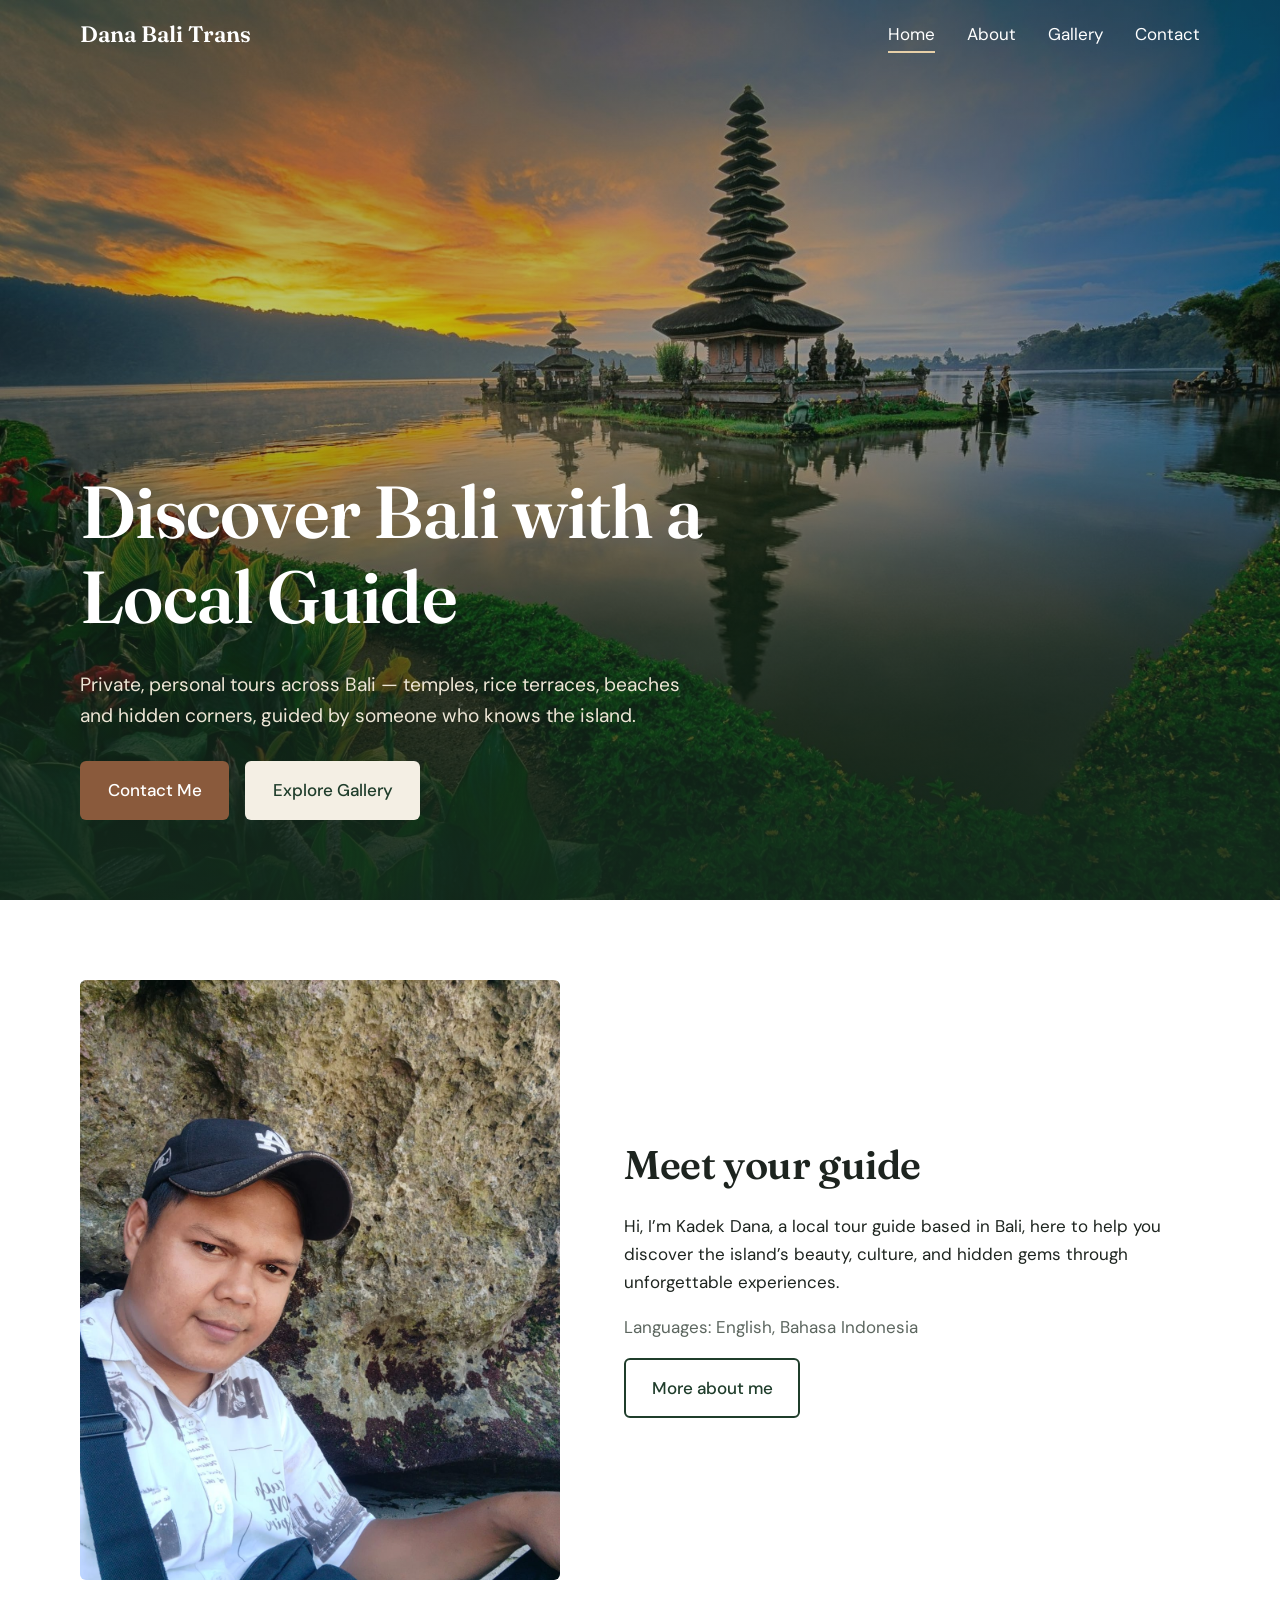
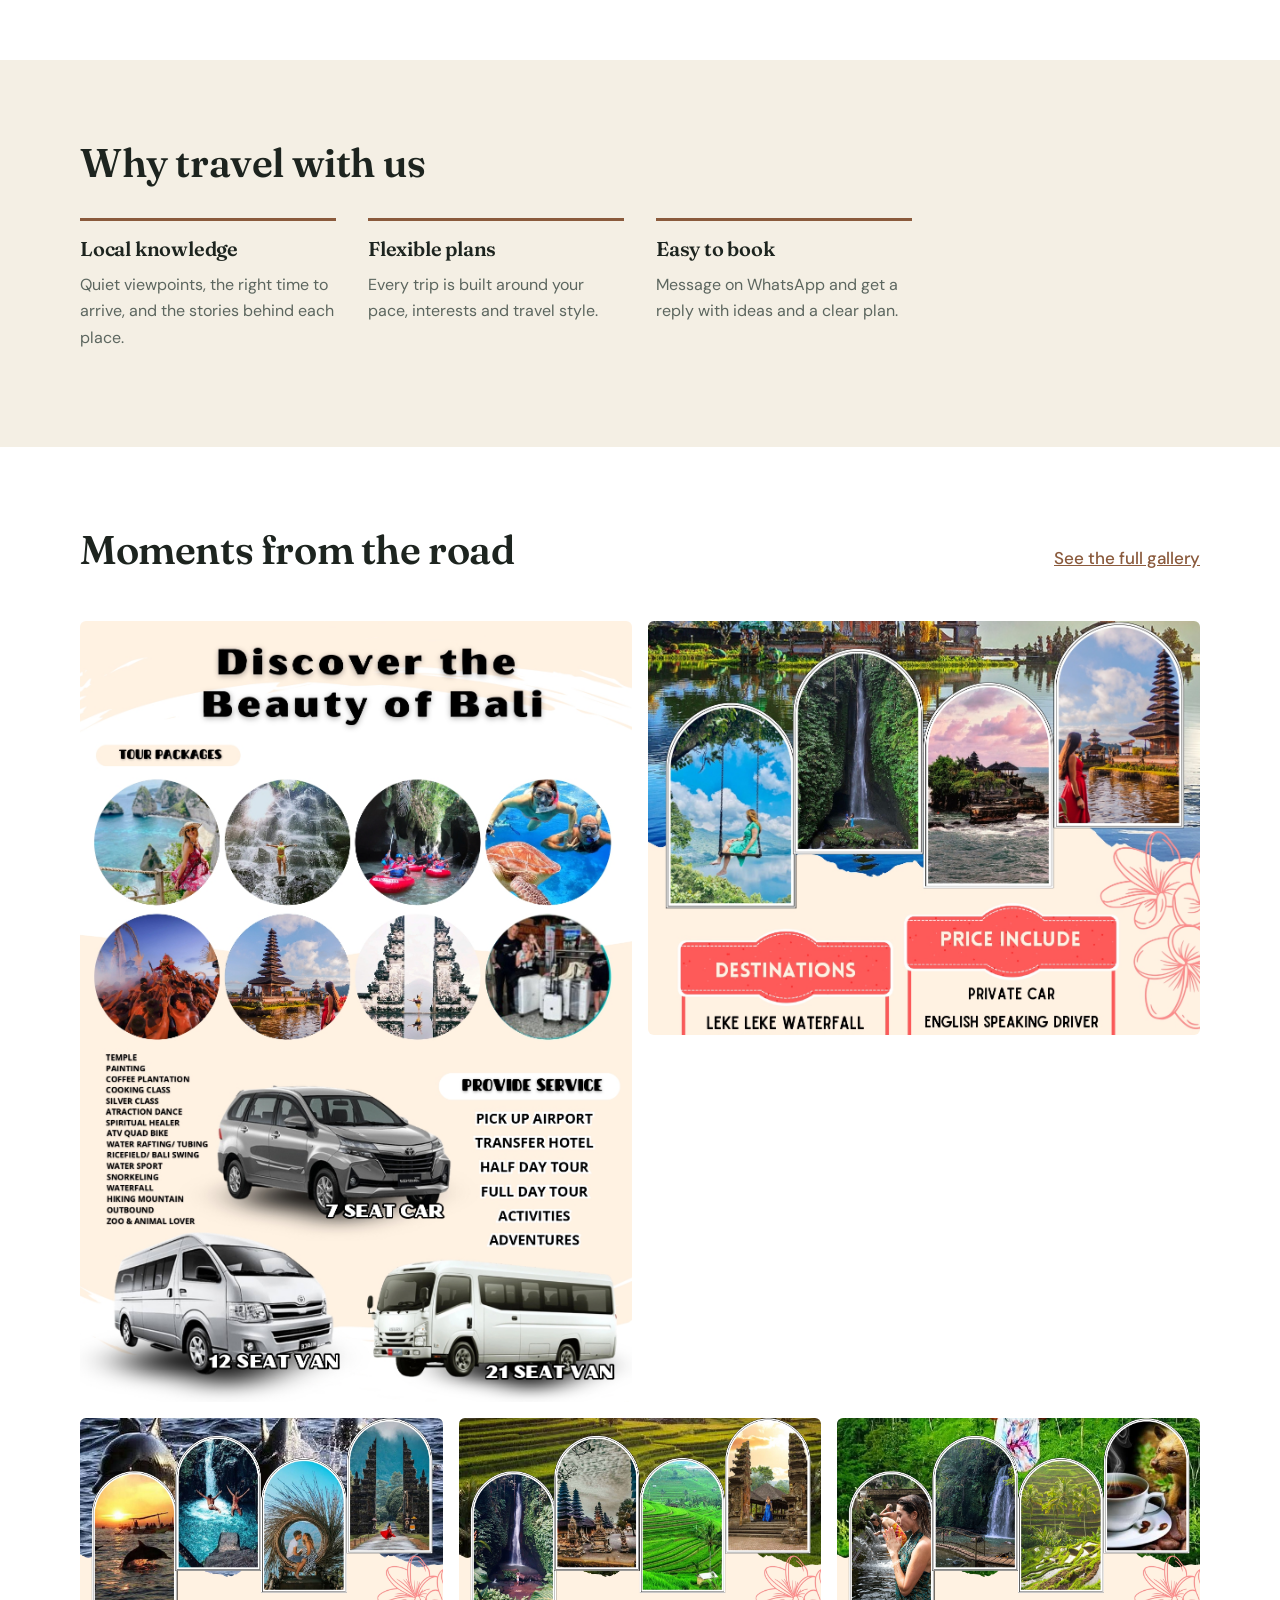
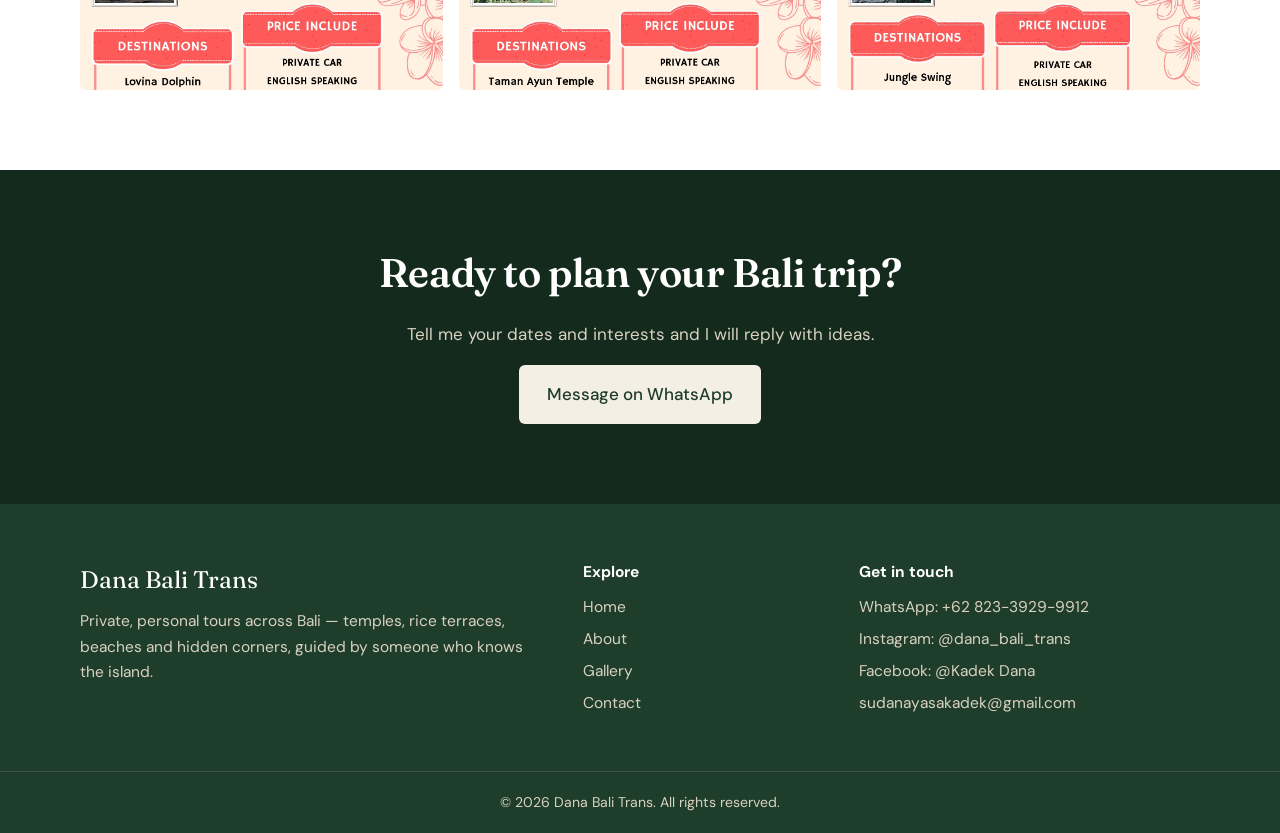
<file: index.html>
<!DOCTYPE html>
<html lang="en">

<head>
    <meta charset="UTF-8">
    <meta name="viewport" content="width=device-width, initial-scale=1">
    <title>Home | Dana Bali Trans</title>
    <meta name="description"
        content="Private, personal tours across Bali — temples, rice terraces, beaches and hidden corners, guided by someone who knows the island.">
    <link rel="preconnect" href="https://fonts.googleapis.com">
    <link rel="preconnect" href="https://fonts.gstatic.com" crossorigin>
    <link
        href="https://fonts.googleapis.com/css2?family=DM+Sans:wght@400;500;700&family=Fraunces:opsz,wght@9..144,400;9..144,600&display=swap"
        rel="stylesheet">
    <link rel="stylesheet" href="assets/css/style.css">
</head>

<body class="page-home">
    <a class="skip-link" href="#main">Skip to content</a>
    <header class="site-header" id="siteHeader">
        <div class="container header-inner">
            <a class="brand" href="index.html">Dana Bali Trans</a>
            <button class="nav-toggle" id="navToggle" aria-expanded="false" aria-controls="mainNav"
                aria-label="Toggle menu"><span></span><span></span><span></span></button>
            <nav class="main-nav" id="mainNav" aria-label="Main navigation">
                <ul>
                    <li><a href="index.html" class="active" aria-current="page">Home</a></li>
                    <li><a href="about.html">About</a></li>
                    <li><a href="gallery.html">Gallery</a></li>
                    <li><a href="contact.html">Contact</a></li>
                </ul>
            </nav>
        </div>
    </header>
    <main id="main">
        <section class="hero" style="background-image:url('assets/images/hero.jpg')">
            <div class="hero-shade"></div>
            <div class="container hero-content">
                <h1>Discover Bali with a Local Guide</h1>
                <p class="hero-lead">Private, personal tours across Bali — temples, rice terraces, beaches and hidden
                    corners, guided by someone who knows the island.</p>
                <div class="btn-row">
                    <a class="btn btn-primary"
                        href="https://wa.me/6282339299912?text=Hello%21%20I%20found%20your%20website%20and%20would%20like%20to%20ask%20about%20a%20Bali%20tour."
                        target="_blank" rel="noopener">Contact Me</a>
                    <a class="btn btn-light" href="gallery.html">Explore Gallery</a>
                </div>
            </div>
        </section>

        <section class="section container split">
            <img class="split-img" src="assets/images/profile.jpeg" width="800" height="1000" loading="lazy"
                alt="Portrait of Your Name, your Bali tour guide">
            <div>
                <h2>Meet your guide</h2>
                <p>Hi, I’m Kadek Dana, a local tour guide based in Bali, here to help you discover the island’s beauty,
                    culture, and hidden gems through unforgettable experiences.</p>
                <p class="muted">Languages: English, Bahasa Indonesia</p>
                <a class="btn btn-outline" href="about.html">More about me</a>
            </div>
        </section>

        <section class="section section-cream">
            <div class="container">
                <h2>Why travel with us</h2>
                <div class="strengths">
                    <article>
                        <h3>Local knowledge</h3>
                        <p>Quiet viewpoints, the right time to arrive, and the stories behind each place.</p>
                    </article>
                    <article>
                        <h3>Flexible plans</h3>
                        <p>Every trip is built around your pace, interests and travel style.</p>
                    </article>

                    <article>
                        <h3>Easy to book</h3>
                        <p>Message on WhatsApp and get a reply with ideas and a clear plan.</p>
                    </article>
                </div>
            </div>
        </section>

        <section class="section container">
            <div class="section-head">
                <h2>Moments from the road</h2>
                <a class="text-link" href="gallery.html">See the full gallery</a>
            </div>
            <div class="preview-grid">
                <a href="gallery.html" class="preview-item"><img src="assets/images/gallery/g01.jpg" loading="lazy"
                        alt="Green rice terraces at sunrise"></a>
                <a href="gallery.html" class="preview-item"><img src="assets/images/gallery/g02.jpg" loading="lazy"
                        alt="Balinese split gate temple entrance"></a>
                <a href="gallery.html" class="preview-item"><img src="assets/images/gallery/g03.jpg" loading="lazy"
                        alt="Two travellers watching a sunset"></a>
                <a href="gallery.html" class="preview-item"><img src="assets/images/gallery/g04.jpg" loading="lazy"
                        alt="Quiet beach cove with turquoise water"></a>
                <a href="gallery.html" class="preview-item"><img src="assets/images/gallery/g05.jpg" loading="lazy"
                        alt="Forest hills and a jungle trail"></a>
            </div>
        </section>

        <section class="cta">
            <div class="container">
                <h2>Ready to plan your Bali trip?</h2>
                <p>Tell me your dates and interests and I will reply with ideas.</p>
                <a class="btn btn-light"
                    href="https://wa.me/6282339299912?text=Hello%21%20I%20found%20your%20website%20and%20would%20like%20to%20ask%20about%20a%20Bali%20tour."
                    target="_blank" rel="noopener">Message on WhatsApp</a>
            </div>
        </section>
    </main>
    <footer class="site-footer">
        <div class="container footer-grid">
            <div>
                <p class="footer-brand">Dana Bali Trans</p>
                <p>Private, personal tours across Bali — temples, rice terraces, beaches and hidden corners, guided by
                    someone who knows the island.</p>
            </div>
            <div>
                <p class="footer-title">Explore</p>
                <ul>
                    <li><a href="index.html">Home</a></li>
                    <li><a href="about.html">About</a></li>
                    <li><a href="gallery.html">Gallery</a></li>
                    <li><a href="contact.html">Contact</a></li>
                </ul>
            </div>
            <div>
                <p class="footer-title">Get in touch</p>
                <ul>
                    <li><a href="https://wa.me/6282339299912?text=Hello%21%20I%20found%20your%20website%20and%20would%20like%20to%20ask%20about%20a%20Bali%20tour."
                            target="_blank" rel="noopener">WhatsApp: +62 823-3929-9912</a></li>
                    <li><a href="https://instagram.com/dana_bali_trans" target="_blank" rel="noopener">Instagram:
                            @dana_bali_trans</a></li>
                    <li><a href="https://web.facebook.com/search/top?q=i%20kadek%20dana" target="_blank"
                            rel="noopener">Facebook:
                            @Kadek Dana</a></li>
                    <li><a href="mailto:sudanayasakadek@gmail.com">sudanayasakadek@gmail.com</a></li>
                </ul>
            </div>
        </div>
        <p class="footer-copy">&copy; <span id="year">2026</span> Dana Bali Trans. All rights reserved.</p>
    </footer>
    <script src="assets/js/script.js"></script>
</body>

</html>
</file>
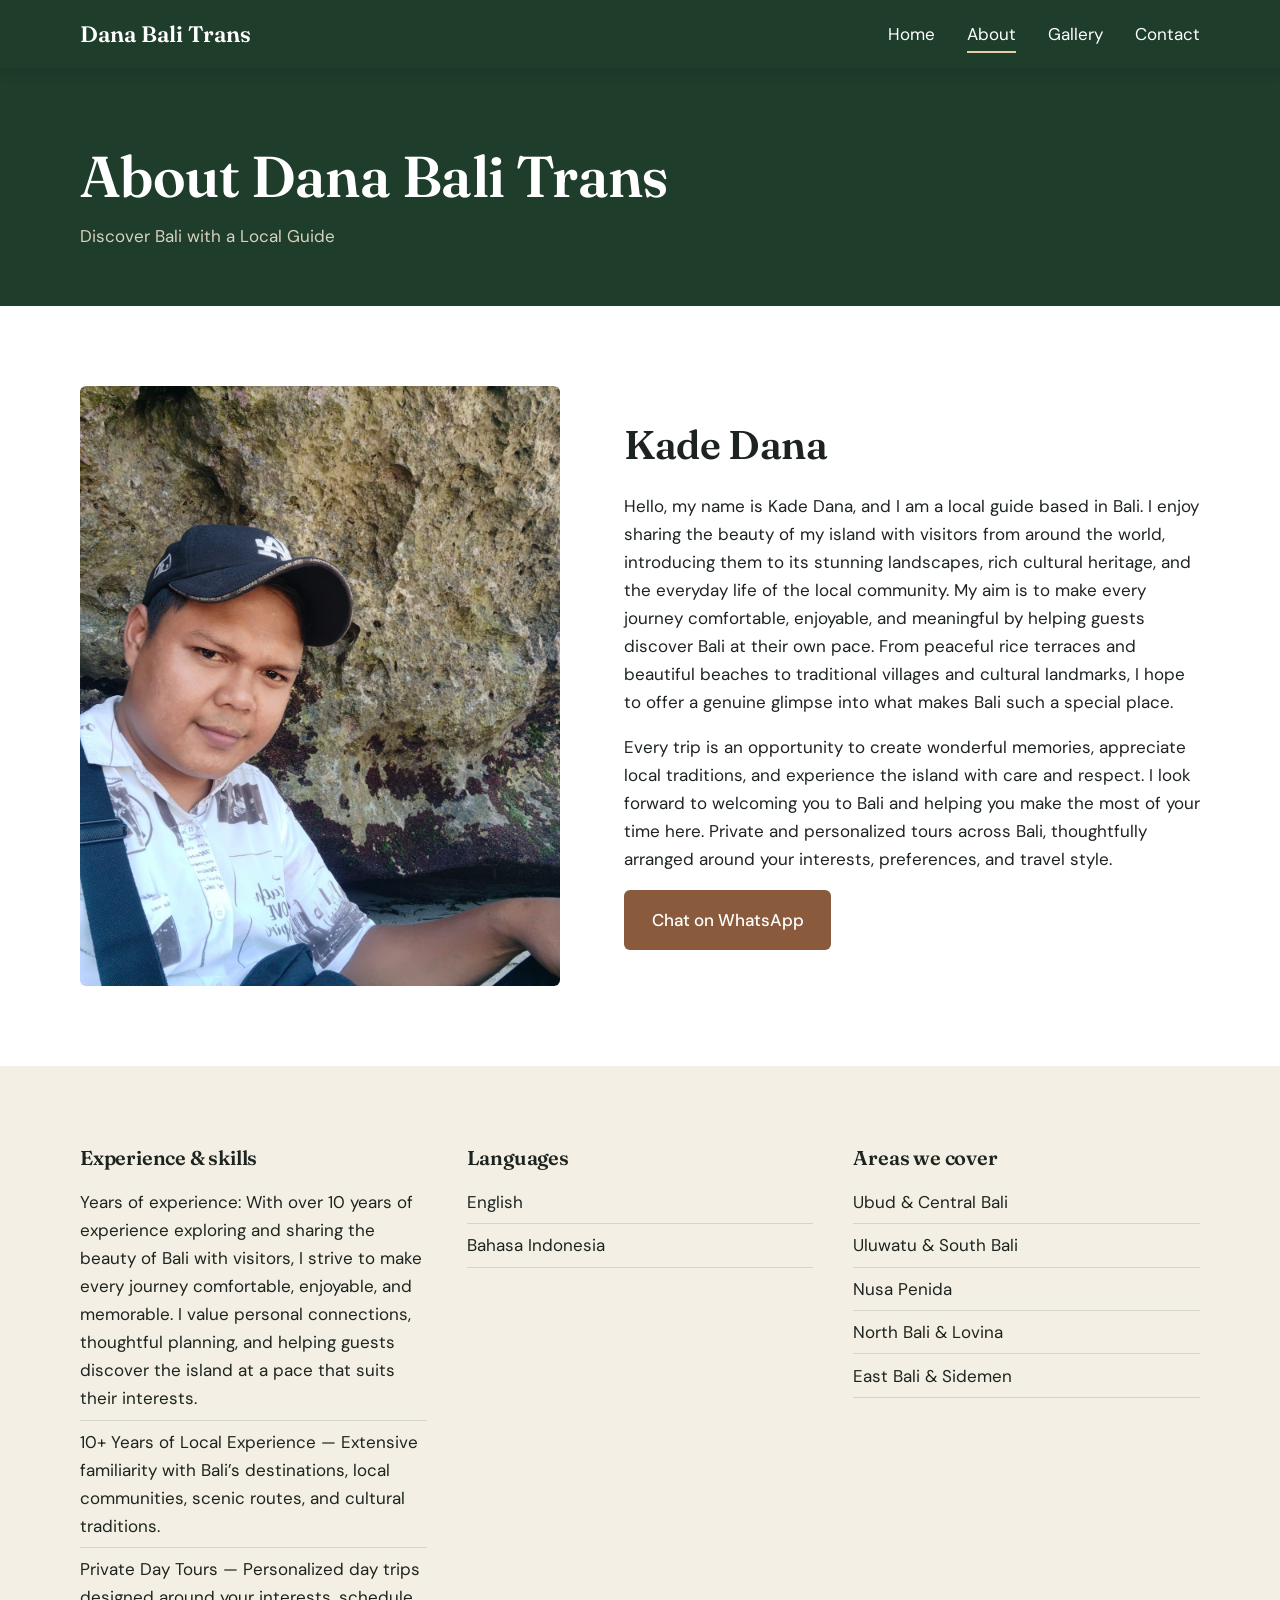
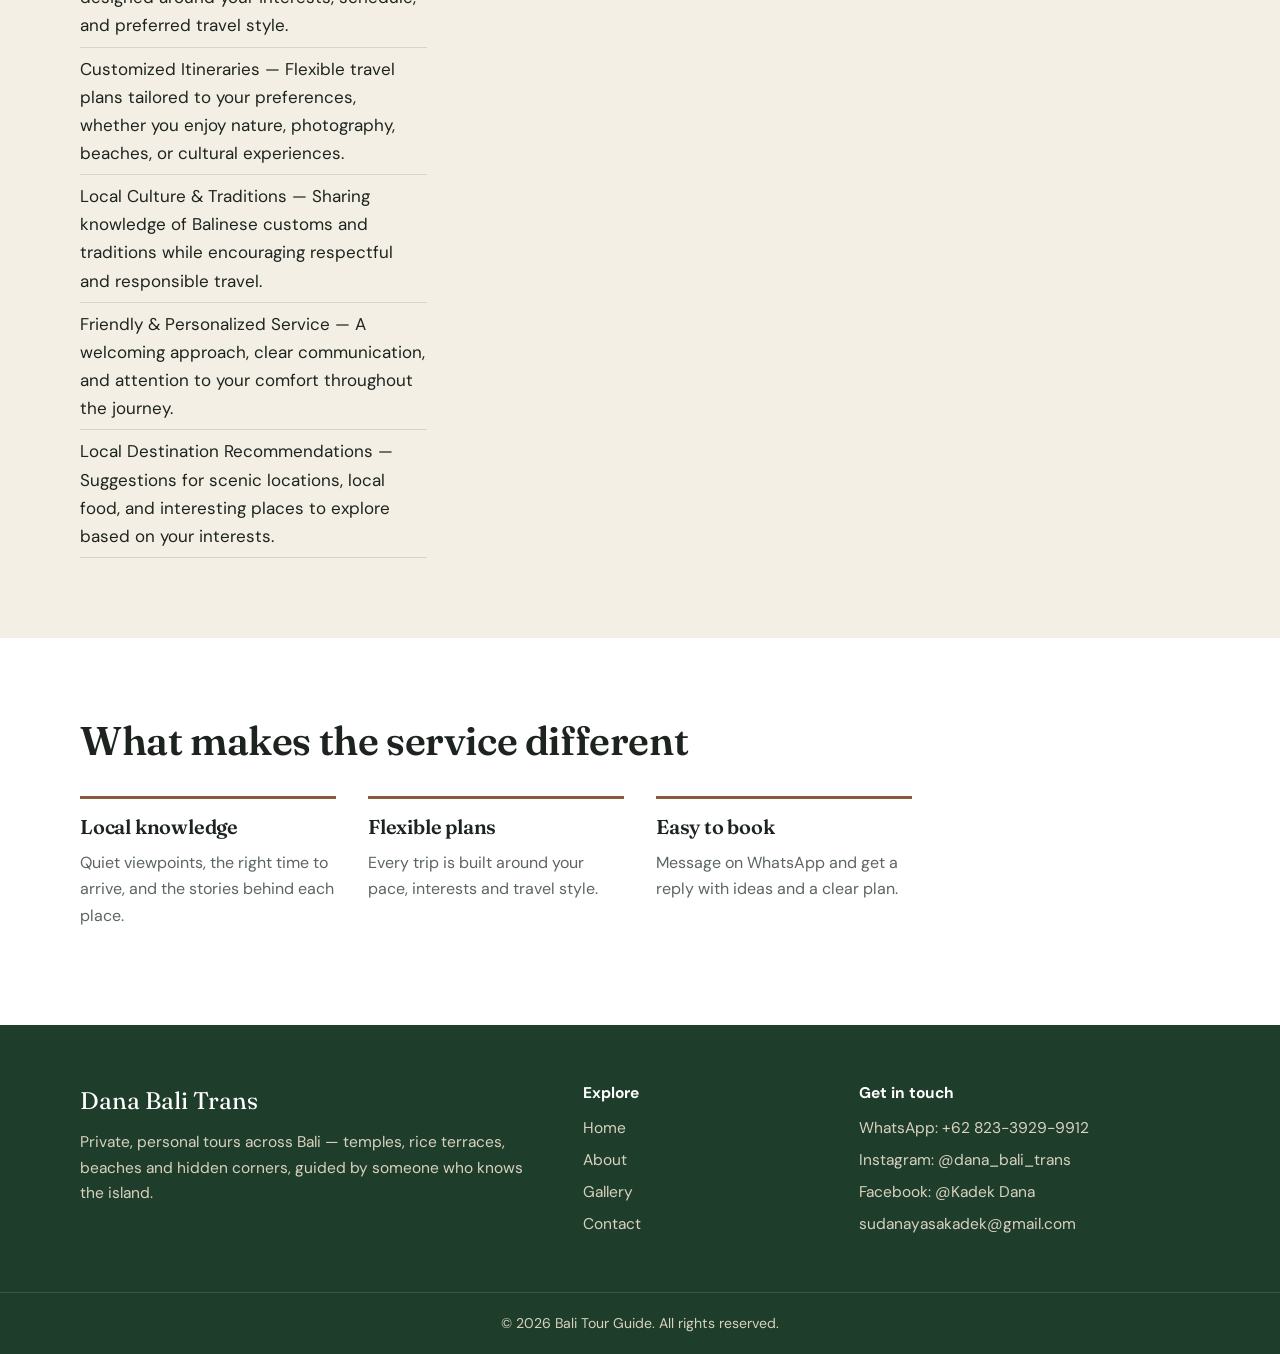
<file: about.html>
<!DOCTYPE html>
<html lang="en">

<head>
    <meta charset="UTF-8">
    <meta name="viewport" content="width=device-width, initial-scale=1">
    <title>About | Dana Bali Trans</title>
    <meta name="description"
        content="Private, personal tours across Bali — temples, rice terraces, beaches and hidden corners, guided by someone who knows the island.">
    <link rel="preconnect" href="https://fonts.googleapis.com">
    <link rel="preconnect" href="https://fonts.gstatic.com" crossorigin>
    <link
        href="https://fonts.googleapis.com/css2?family=DM+Sans:wght@400;500;700&family=Fraunces:opsz,wght@9..144,400;9..144,600&display=swap"
        rel="stylesheet">
    <link rel="stylesheet" href="assets/css/style.css">
</head>

<body class="page-about">
    <a class="skip-link" href="#main">Skip to content</a>
    <header class="site-header is-solid" id="siteHeader">
        <div class="container header-inner">
            <a class="brand" href="index.html">Dana Bali Trans</a>
            <button class="nav-toggle" id="navToggle" aria-expanded="false" aria-controls="mainNav"
                aria-label="Toggle menu"><span></span><span></span><span></span></button>
            <nav class="main-nav" id="mainNav" aria-label="Main navigation">
                <ul>
                    <li><a href="index.html">Home</a></li>
                    <li><a href="about.html" class="active" aria-current="page">About</a></li>
                    <li><a href="gallery.html">Gallery</a></li>
                    <li><a href="contact.html">Contact</a></li>
                </ul>
            </nav>
        </div>
    </header>
    <main id="main">
        <section class="page-hero">
            <div class="container">
                <h1>About Dana Bali Trans</h1>
                <p>Discover Bali with a Local Guide</p>
            </div>
        </section>

        <section class="section container split">
            <img class="split-img" src="assets/images/profile.jpeg" width="800" height="1000"
                alt="Portrait of Your Name">
            <div>
                <h2>Kade Dana</h2>
                <p>Hello, my name is Kade Dana, and I am a local guide based in Bali. I enjoy sharing the beauty of my
                    island with visitors from around the world, introducing them to its stunning landscapes, rich
                    cultural heritage, and the everyday life of the local community.

                    My aim is to make every journey comfortable, enjoyable, and meaningful by helping guests discover
                    Bali at their own pace. From peaceful rice terraces and beautiful beaches to traditional villages
                    and cultural landmarks, I hope to offer a genuine glimpse into what makes Bali such a special place.
                </p>
                <p>Every trip is an opportunity to create wonderful memories, appreciate local traditions, and
                    experience the island with care and respect. I look forward to welcoming you to Bali and helping you
                    make the most of your time here.

                    Private and personalized tours across Bali, thoughtfully arranged around your interests,
                    preferences, and travel style.</p>
                <a class="btn btn-primary"
                    href="https://wa.me/6282339299912?text=Hello%21%20I%20found%20your%20website%20and%20would%20like%20to%20ask%20about%20a%20Bali%20tour."
                    target="_blank" rel="noopener">Chat on WhatsApp</a>
            </div>
        </section>

        <section class="section section-cream">
            <div class="container facts">
                <div>
                    <h3>Experience &amp; skills</h3>
                    <ul>
                        <li>Years of experience: With over 10 years of experience exploring and sharing the beauty of
                            Bali with visitors, I strive to make every journey comfortable, enjoyable, and memorable. I
                            value personal connections, thoughtful planning, and helping guests discover the island at a
                            pace that suits their interests.</li>
                        <li>10+ Years of Local Experience — Extensive familiarity with Bali’s destinations, local
                            communities, scenic routes, and cultural traditions.</li>
                        <li>Private Day Tours — Personalized day trips designed around your interests, schedule, and
                            preferred travel style.</li>
                        <li>Customized Itineraries — Flexible travel plans tailored to your preferences, whether you
                            enjoy nature, photography, beaches, or cultural experiences.</li>
                        <li>Local Culture & Traditions — Sharing knowledge of Balinese customs and traditions while
                            encouraging respectful and responsible travel.</li>
                        <li>Friendly & Personalized Service — A welcoming approach, clear communication, and attention
                            to your comfort throughout the journey.</li>
                        <li>Local Destination Recommendations — Suggestions for scenic locations, local food, and
                            interesting places to explore based on your interests.</li>
                    </ul>
                </div>
                <div>
                    <h3>Languages</h3>
                    <ul>
                        <li>English</li>
                        <li>Bahasa Indonesia</li>
                    </ul>
                </div>
                <div>
                    <h3>Areas we cover</h3>
                    <ul>
                        <li>Ubud &amp; Central Bali</li>
                        <li>Uluwatu &amp; South Bali</li>
                        <li>Nusa Penida</li>
                        <li>North Bali &amp; Lovina</li>
                        <li>East Bali &amp; Sidemen</li>
                    </ul>
                </div>
            </div>
        </section>

        <section class="section container">
            <h2>What makes the service different</h2>
            <div class="strengths">
                <article>
                    <h3>Local knowledge</h3>
                    <p>Quiet viewpoints, the right time to arrive, and the stories behind each place.</p>
                </article>
                <article>
                    <h3>Flexible plans</h3>
                    <p>Every trip is built around your pace, interests and travel style.</p>
                </article>
                <article>
                    <h3>Easy to book</h3>
                    <p>Message on WhatsApp and get a reply with ideas and a clear plan.</p>
                </article>
            </div>
        </section>
    </main>
    <footer class="site-footer">
        <div class="container footer-grid">
            <div>
                <p class="footer-brand">Dana Bali Trans</p>
                <p>Private, personal tours across Bali — temples, rice terraces, beaches and hidden corners, guided by
                    someone who knows the island.</p>
            </div>
            <div>
                <p class="footer-title">Explore</p>
                <ul>
                    <li><a href="index.html">Home</a></li>
                    <li><a href="about.html">About</a></li>
                    <li><a href="gallery.html">Gallery</a></li>
                    <li><a href="contact.html">Contact</a></li>
                </ul>
            </div>
            <div>
                <p class="footer-title">Get in touch</p>
                <ul>
                    <li><a href="https://wa.me/6282339299912?text=Hello%21%20I%20found%20your%20website%20and%20would%20like%20to%20ask%20about%20a%20Bali%20tour."
                            target="_blank" rel="noopener">WhatsApp: +62 823-3929-9912</a></li>
                    <li><a href="https://instagram.com/dana_bali_trans" target="_blank" rel="noopener">Instagram:
                            @dana_bali_trans</a></li>
                    <li><a href="https://web.facebook.com/search/top?q=i%20kadek%20dana" target="_blank"
                            rel="noopener">Facebook:
                            @Kadek Dana</a></li>
                    <li><a href="mailto:sudanayasakadek@gmail.com">sudanayasakadek@gmail.com</a></li>
                </ul>
            </div>
        </div>
        <p class="footer-copy">&copy; <span id="year">2026</span> Bali Tour Guide. All rights reserved.</p>
    </footer>
    <script src="assets/js/script.js"></script>
</body>

</html>
</file>
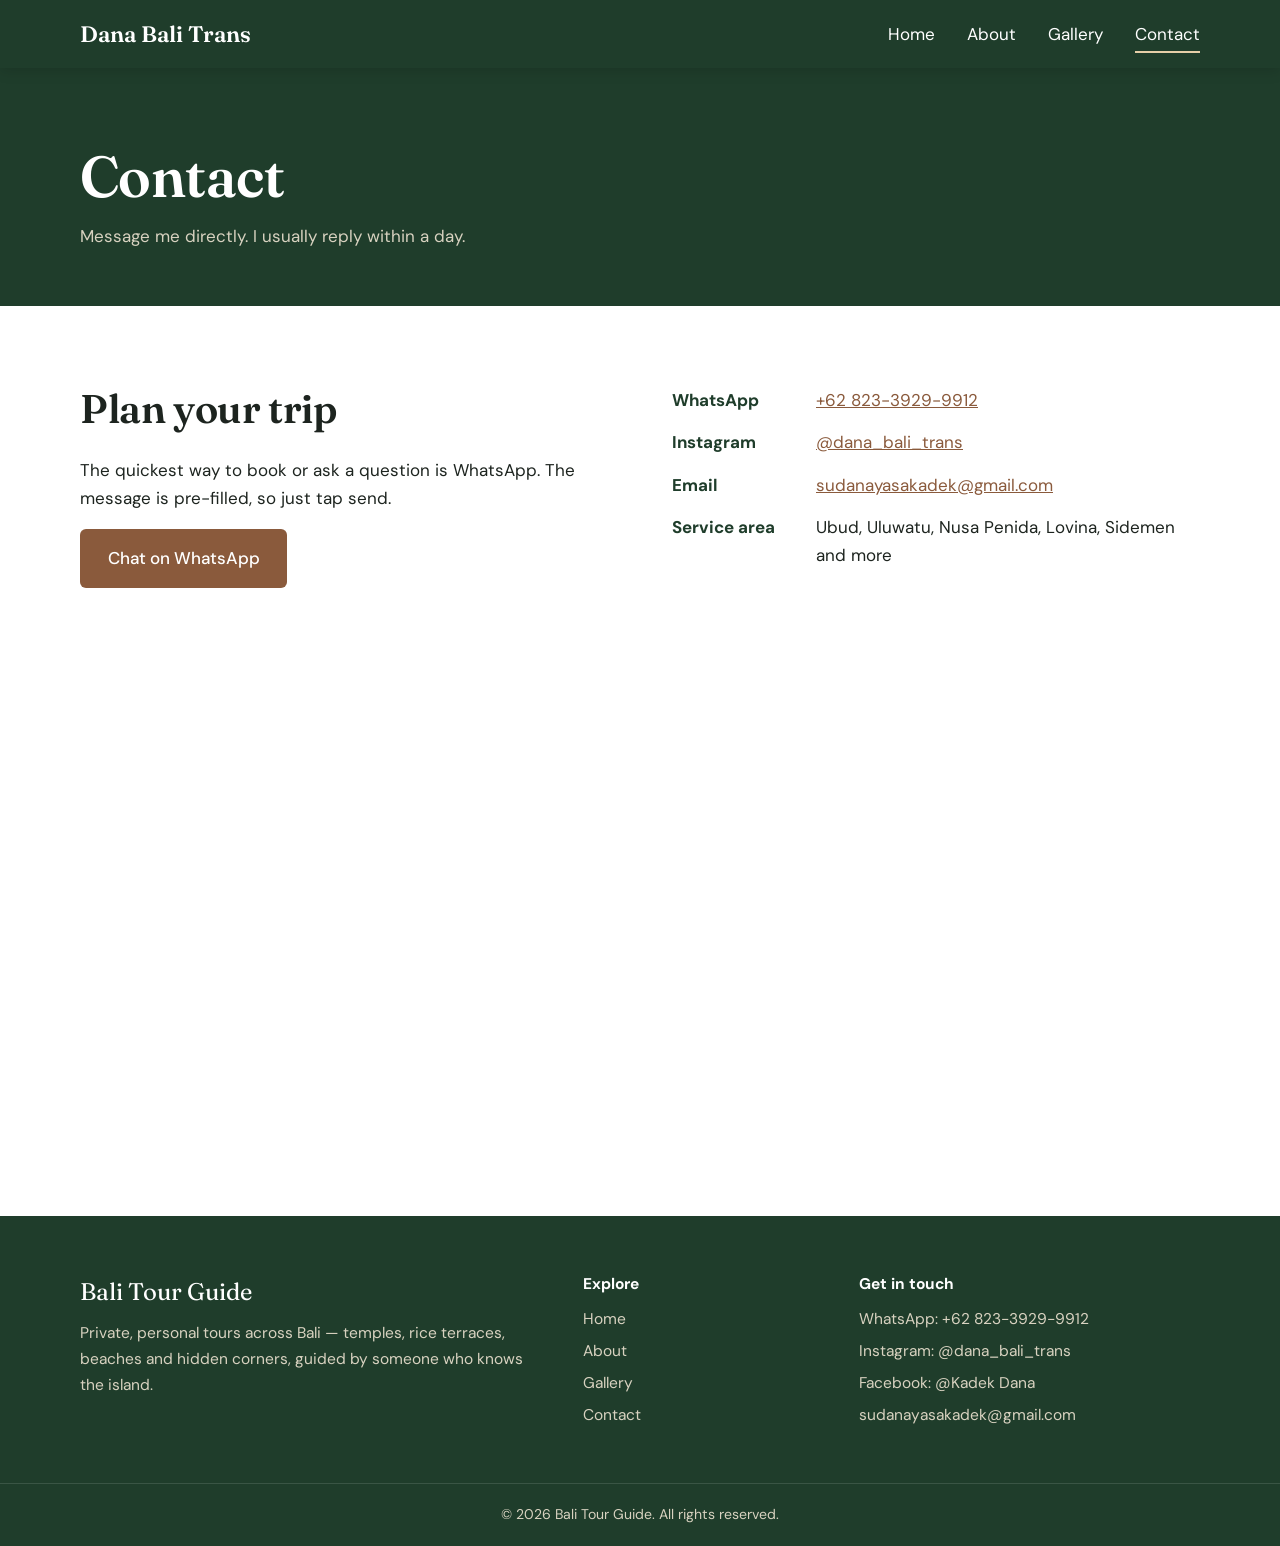
<file: contact.html>
<!DOCTYPE html>
<html lang="en">

<head>
    <meta charset="UTF-8">
    <meta name="viewport" content="width=device-width, initial-scale=1">
    <title>Contact | Dana Bali Trans</title>
    <meta name="description"
        content="Private, personal tours across Bali — temples, rice terraces, beaches and hidden corners, guided by someone who knows the island.">
    <link rel="preconnect" href="https://fonts.googleapis.com">
    <link rel="preconnect" href="https://fonts.gstatic.com" crossorigin>
    <link
        href="https://fonts.googleapis.com/css2?family=DM+Sans:wght@400;500;700&family=Fraunces:opsz,wght@9..144,400;9..144,600&display=swap"
        rel="stylesheet">
    <link rel="stylesheet" href="assets/css/style.css">
</head>

<body class="page-contact">
    <a class="skip-link" href="#main">Skip to content</a>
    <header class="site-header is-solid" id="siteHeader">
        <div class="container header-inner">
            <a class="brand" href="index.html">Dana Bali Trans</a>
            <button class="nav-toggle" id="navToggle" aria-expanded="false" aria-controls="mainNav"
                aria-label="Toggle menu"><span></span><span></span><span></span></button>
            <nav class="main-nav" id="mainNav" aria-label="Main navigation">
                <ul>
                    <li><a href="index.html">Home</a></li>
                    <li><a href="about.html">About</a></li>
                    <li><a href="gallery.html">Gallery</a></li>
                    <li><a href="contact.html" class="active" aria-current="page">Contact</a></li>
                </ul>
            </nav>
        </div>
    </header>
    <main id="main">
        <section class="page-hero">
            <div class="container">
                <h1>Contact</h1>
                <p>Message me directly. I usually reply within a day.</p>
            </div>
        </section>

        <section class="section container contact-grid">
            <div>
                <h2>Plan your trip</h2>
                <p>The quickest way to book or ask a question is WhatsApp. The message is pre-filled, so just tap send.
                </p>
                <a class="btn btn-primary"
                    href="https://wa.me/6282339299912?text=Hello%21%20I%20found%20your%20website%20and%20would%20like%20to%20ask%20about%20a%20Bali%20tour."
                    target="_blank" rel="noopener">Chat on WhatsApp</a>
            </div>
            <dl class="contact-list">
                <dt>WhatsApp</dt>
                <dd><a href="https://wa.me/6282339299912?text=Hello%21%20I%20found%20your%20website%20and%20would%20like%20to%20ask%20about%20a%20Bali%20tour."
                        target="_blank" rel="noopener">+62 823-3929-9912</a></dd>
                <dt>Instagram</dt>
                <dd><a href="https://instagram.com/dana_bali_trans" target="_blank" rel="noopener">@dana_bali_trans</a>
                </dd>
                <dt>Email</dt>
                <dd><a href="mailto:sudanayasakadek@gmail.com">sudanayasakadek@gmail.com</a></dd>
                <dt>Service area</dt>
                <dd>Ubud, Uluwatu, Nusa Penida, Lovina, Sidemen and more</dd>
            </dl>
        </section>




        <section class="container section map">
            <iframe src="https://maps.google.com/maps?q=-8.687698,115.200365&z=17&output=embed"
                title="Lokasi Kade Dana di Bali" loading="lazy" referrerpolicy="no-referrer-when-downgrade"
                allowfullscreen>
            </iframe>
        </section>


    </main>
    <footer class="site-footer">
        <div class="container footer-grid">
            <div>
                <p class="footer-brand">Bali Tour Guide</p>
                <p>Private, personal tours across Bali — temples, rice terraces, beaches and hidden corners, guided by
                    someone who knows the island.</p>
            </div>
            <div>
                <p class="footer-title">Explore</p>
                <ul>
                    <li><a href="index.html">Home</a></li>
                    <li><a href="about.html">About</a></li>
                    <li><a href="gallery.html">Gallery</a></li>
                    <li><a href="contact.html">Contact</a></li>
                </ul>
            </div>
            <div>
                <p class="footer-title">Get in touch</p>
                <ul>
                    <li><a href="https://wa.me/6282339299912?text=Hello%21%20I%20found%20your%20website%20and%20would%20like%20to%20ask%20about%20a%20Bali%20tour."
                            target="_blank" rel="noopener">WhatsApp: +62 823-3929-9912</a></li>
                    <li><a href="https://instagram.com/dana_bali_trans" target="_blank" rel="noopener">Instagram:
                            @dana_bali_trans</a></li>
                    <li><a href="https://web.facebook.com/search/top?q=i%20kadek%20dana" target="_blank"
                            rel="noopener">Facebook:
                            @Kadek Dana</a></li>
                    <li><a href="mailto:sudanayasakadek@gmail.com">sudanayasakadek@gmail.com</a></li>
                </ul>
            </div>
        </div>
        <p class="footer-copy">&copy; <span id="year">2026</span> Bali Tour Guide. All rights reserved.</p>
    </footer>
    <script src="assets/js/script.js"></script>
</body>

</html>
</file>
<file: assets/css/style.css>
/* Bali Tour Guide — style.css */
:root{
  --forest:#1f3d2b; --forest-deep:#142a1d; --cream:#f4efe4; --white:#fff;
  --brown:#8a5a3c; --brown-dark:#6d4429; --ink:#1d241f; --muted:#5c665f;
  --radius:6px; --ease:cubic-bezier(.2,.7,.2,1);
  --head:'Fraunces',Georgia,'Times New Roman',serif;
  --body:'DM Sans',system-ui,-apple-system,'Segoe UI',Roboto,sans-serif;
}
*,*::before,*::after{box-sizing:border-box}
html{scroll-behavior:smooth}
body{margin:0;font-family:var(--body);color:var(--ink);background:var(--white);line-height:1.65;font-size:1.0625rem}
img{max-width:100%;height:auto;display:block}
a{color:inherit}
ul{margin:0;padding:0;list-style:none}
h1,h2,h3{font-family:var(--head);font-weight:600;line-height:1.15;margin:0 0 .6em;letter-spacing:-.01em}
h1{font-size:clamp(2.4rem,6vw,4.6rem)} h2{font-size:clamp(1.7rem,3.5vw,2.5rem)} h3{font-size:1.25rem}
p{margin:0 0 1em;max-width:62ch}
.container{width:min(1120px,100% - 2.5rem);margin-inline:auto}
.muted{color:var(--muted)}
:focus-visible{outline:3px solid var(--brown);outline-offset:3px}
.skip-link{position:absolute;left:-999px;top:0;background:var(--forest);color:#fff;padding:.6rem 1rem;z-index:200}
.skip-link:focus{left:0}

/* Header */
.site-header{position:fixed;inset:0 0 auto;z-index:100;color:#fff;transition:background .3s,box-shadow .3s}
.site-header.is-solid{background:var(--forest);box-shadow:0 2px 14px rgba(0,0,0,.15)}
.header-inner{display:flex;align-items:center;justify-content:space-between;min-height:68px}
.brand{font-family:var(--head);font-size:1.4rem;font-weight:600;text-decoration:none}
.main-nav ul{display:flex;gap:2rem}
.main-nav a{text-decoration:none;padding:.4rem 0;border-bottom:2px solid transparent;transition:border-color .25s}
.main-nav a:hover,.main-nav a.active{border-color:#e6cfa8}
.nav-toggle{display:none;background:none;border:0;width:44px;height:44px;cursor:pointer;padding:10px}
.nav-toggle span{display:block;height:2px;background:#fff;margin:6px 0;transition:transform .3s,opacity .3s}
.nav-toggle[aria-expanded="true"] span:nth-child(1){transform:translateY(8px) rotate(45deg)}
.nav-toggle[aria-expanded="true"] span:nth-child(2){opacity:0}
.nav-toggle[aria-expanded="true"] span:nth-child(3){transform:translateY(-8px) rotate(-45deg)}

/* Buttons */
.btn{display:inline-block;padding:.85rem 1.6rem;border-radius:var(--radius);font-weight:500;text-decoration:none;border:2px solid transparent;transition:transform .25s var(--ease),background .25s,color .25s}
.btn:hover{transform:translateY(-2px)}
.btn-primary{background:var(--brown);color:#fff}.btn-primary:hover{background:var(--brown-dark)}
.btn-light{background:var(--cream);color:var(--forest)}.btn-light:hover{background:#fff}
.btn-outline{border-color:var(--forest);color:var(--forest)}.btn-outline:hover{background:var(--forest);color:#fff}
.btn-row{display:flex;flex-wrap:wrap;gap:1rem;margin-top:1.8rem}
.text-link{color:var(--brown);font-weight:500}

/* Hero */
.hero{position:relative;min-height:100svh;display:flex;align-items:flex-end;background-size:cover;background-position:center;color:#fff}
.hero-shade{position:absolute;inset:0;background:linear-gradient(to top,rgba(20,42,29,.88) 5%,rgba(20,42,29,.25) 60%,rgba(20,42,29,.45))}
.hero-content{position:relative;padding:8rem 0 5rem;animation:rise .9s var(--ease) both}
.hero h1{max-width:14ch;margin-bottom:.4em}
.hero-lead{font-size:1.2rem;max-width:48ch;color:#eee6d6}
@keyframes rise{from{opacity:0;transform:translateY(24px)}to{opacity:1;transform:none}}

/* Sections */
.section{padding:5rem 0}
.section-cream{background:var(--cream)}
.section-head{display:flex;justify-content:space-between;align-items:baseline;gap:1rem;flex-wrap:wrap;margin-bottom:1.5rem}
.page-hero{background:var(--forest);color:#fff;padding:9rem 0 3.5rem}
.page-hero h1{font-size:clamp(2.2rem,5vw,3.6rem);margin-bottom:.2em}
.page-hero p{color:#d8d2c0;margin:0}
.split{display:grid;grid-template-columns:5fr 6fr;gap:4rem;align-items:center}
.split-img{width:100%;max-height:600px;object-fit:cover;border-radius:var(--radius)}
.strengths{display:grid;grid-template-columns:repeat(4,1fr);gap:2rem;margin-top:2rem}
.strengths article{border-top:3px solid var(--brown);padding-top:1rem}
.strengths p{color:var(--muted);font-size:1rem}
.facts{display:grid;grid-template-columns:repeat(3,1fr);gap:2.5rem}
.facts li{padding:.45rem 0;border-bottom:1px solid rgba(31,61,43,.15)}
.preview-grid{display:grid;grid-template-columns:repeat(6,1fr);gap:1rem}
.preview-item{overflow:hidden;border-radius:var(--radius);grid-column:span 2;aspect-ratio:4/3}
.preview-item:nth-child(1){grid-column:span 3;aspect-ratio:auto}
.preview-item:nth-child(2){grid-column:span 3}
.preview-item img{width:100%;height:100%;object-fit:cover;transition:transform .6s var(--ease)}
.preview-item:hover img{transform:scale(1.05)}
.cta{background:var(--forest-deep);color:#fff;text-align:center;padding:5rem 0}
.cta p{margin-inline:auto;color:#d8d2c0}

/* Gallery */
.filters{display:flex;flex-wrap:wrap;gap:.6rem;margin-bottom:2rem}
.filter-btn{font:inherit;padding:.5rem 1.2rem;border:1.5px solid var(--forest);background:none;color:var(--forest);border-radius:99px;cursor:pointer;transition:background .25s,color .25s}
.filter-btn:hover,.filter-btn.active{background:var(--forest);color:#fff}
.gallery{columns:3 280px;column-gap:1rem}
.g-item{break-inside:avoid;margin-bottom:1rem}
.g-item:not([hidden]){animation:fadein .45s var(--ease) both}
@keyframes fadein{from{opacity:0;transform:scale(.97)}to{opacity:1;transform:none}}
.g-btn{position:relative;display:block;width:100%;padding:0;border:0;background:var(--cream);cursor:zoom-in;overflow:hidden;border-radius:var(--radius)}
.g-btn img{width:100%;transition:transform .6s var(--ease)}
.g-btn:hover img{transform:scale(1.04)}
.g-cap{position:absolute;inset:auto 0 0;padding:2.5rem 1rem .9rem;text-align:left;color:#fff;font-size:.9rem;background:linear-gradient(transparent,rgba(20,42,29,.85));opacity:0;transition:opacity .3s}
.g-cap strong{display:block;font-size:1rem}
.g-btn:hover .g-cap,.g-btn:focus-visible .g-cap{opacity:1}
@media (hover:none){.g-cap{opacity:1}}

/* Lightbox */
.lightbox{position:fixed;inset:0;z-index:300;background:rgba(10,20,14,.94);display:flex;align-items:center;justify-content:center;opacity:0;transition:opacity .3s}
.lightbox[hidden]{display:none}
.lightbox.open{opacity:1}
.lightbox figure{margin:0;max-width:min(92vw,1100px);text-align:center;color:#fff}
.lightbox img{max-height:76vh;margin-inline:auto;border-radius:var(--radius);transition:opacity .25s}
.lightbox img.swap{opacity:0}
.lightbox figcaption{padding-top:1rem}
.lightbox figcaption span,.lightbox figcaption small{display:block;color:#cfc8b6}
.lb-close,.lb-nav{position:absolute;background:rgba(255,255,255,.12);border:0;color:#fff;cursor:pointer;border-radius:50%;width:48px;height:48px;font-size:2rem;line-height:1;transition:background .25s}
.lb-close:hover,.lb-nav:hover{background:rgba(255,255,255,.28)}
.lb-close{top:1rem;right:1rem}
.lb-prev{left:1rem}.lb-next{right:1rem}
.lb-nav{top:50%;transform:translateY(-50%)}

/* Contact */
.contact-grid{display:grid;grid-template-columns:1fr 1fr;gap:4rem;align-items:start}
.contact-list{margin:0;display:grid;grid-template-columns:8rem 1fr;gap:.9rem 1rem}
.contact-list dt{font-weight:700;color:var(--forest)}
.contact-list dd{margin:0}
.contact-list a{color:var(--brown)}
.map iframe{width:100%;height:380px;border:0;border-radius:var(--radius)}

/* Footer */
.site-footer{background:var(--forest);color:#d8d2c0;padding-top:3.5rem;font-size:.97rem}
.footer-grid{display:grid;grid-template-columns:2fr 1fr 1.5fr;gap:3rem}
.footer-brand{font-family:var(--head);font-size:1.5rem;color:#fff;margin-bottom:.4em}
.footer-title{color:#fff;font-weight:700;margin-bottom:.6em}
.site-footer li{margin-bottom:.4rem}
.site-footer a{text-decoration:none}.site-footer a:hover{color:#fff;text-decoration:underline}
.footer-copy{text-align:center;margin:3rem 0 0;padding:1.2rem;max-width:none;border-top:1px solid rgba(255,255,255,.12);font-size:.88rem}

/* Responsive */
@media (max-width:900px){
  .split,.contact-grid{grid-template-columns:1fr;gap:2rem}
  .strengths{grid-template-columns:1fr 1fr}
  .facts,.footer-grid{grid-template-columns:1fr}
  .section{padding:3.5rem 0}
}
@media (max-width:760px){
  .nav-toggle{display:block}
  .main-nav{position:absolute;inset:100% 0 auto;background:var(--forest);max-height:0;overflow:hidden;transition:max-height .35s var(--ease)}
  .main-nav.open{max-height:320px}
  .main-nav ul{flex-direction:column;gap:0;padding:.5rem 1.25rem 1.25rem}
  .main-nav a{display:block;padding:.8rem 0}
  .site-header.menu-open{background:var(--forest)}
  .strengths{grid-template-columns:1fr}
  .preview-grid{grid-template-columns:1fr 1fr}
  .preview-item,.preview-item:nth-child(n){grid-column:auto;aspect-ratio:4/3}
  .preview-item:nth-child(1){grid-column:span 2}
  .gallery{columns:2 140px}
  .lb-nav{top:auto;bottom:1rem;transform:none}
  .contact-list{grid-template-columns:1fr}
}
@media (prefers-reduced-motion:reduce){
  *,*::before,*::after{animation:none!important;transition:none!important;scroll-behavior:auto!important}
}
</file>
